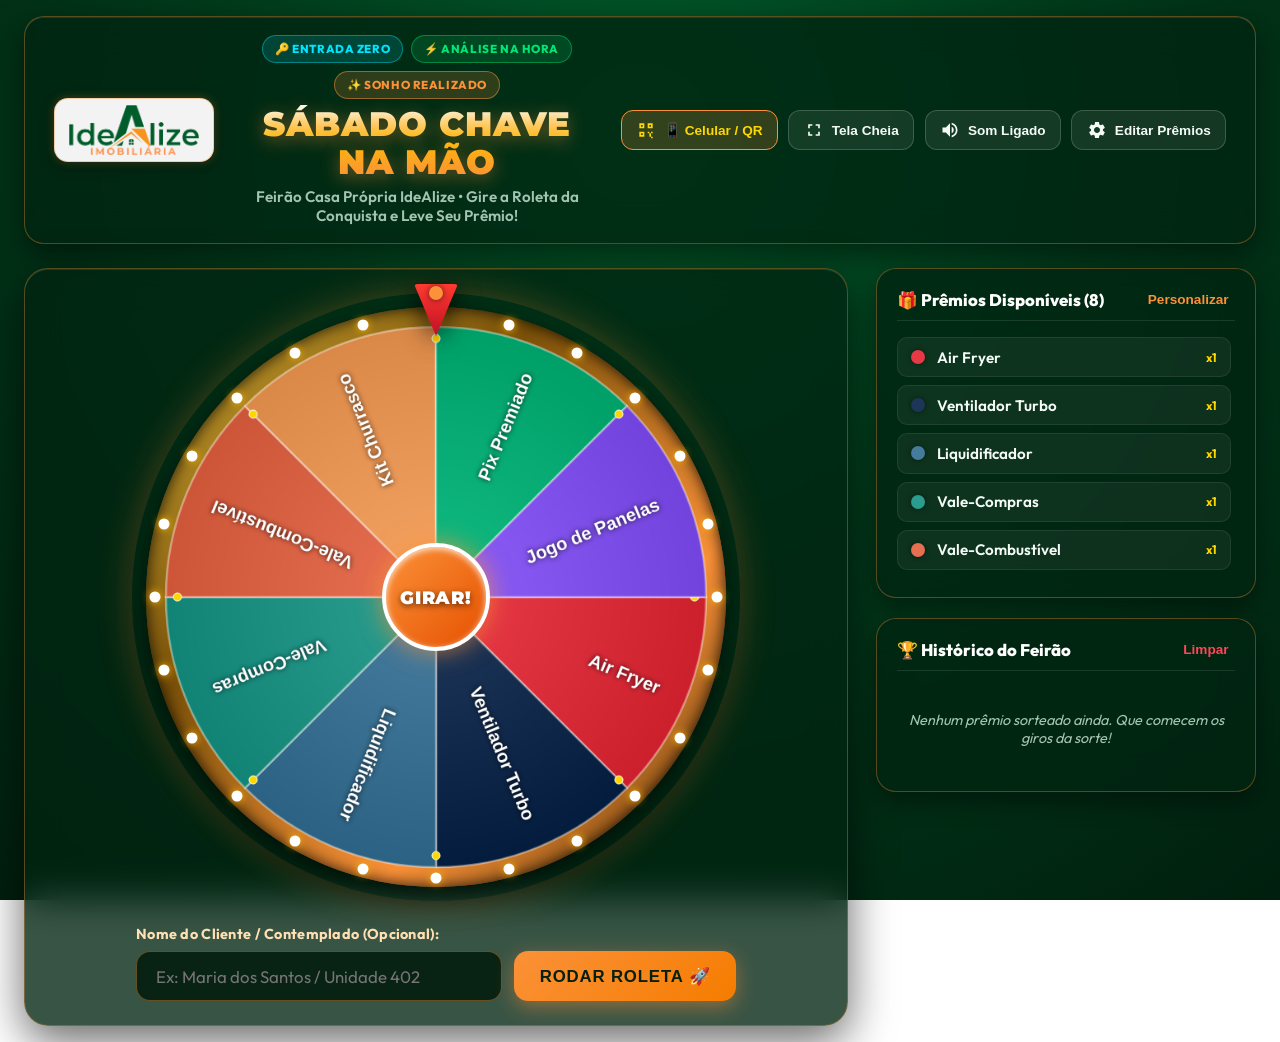
<file: index.html>
<!DOCTYPE html>
<html lang="pt-BR">
<head>
  <meta charset="UTF-8">
  <meta name="viewport" content="width=device-width, initial-scale=1.0">
  <title>Roleta Premiada - Sábado Sonho Real</title>
  <link rel="stylesheet" href="style.css?v=5">
  <link rel="preconnect" href="https://fonts.googleapis.com">
  <link rel="preconnect" href="https://fonts.gstatic.com" crossorigin>
  <link href="https://fonts.googleapis.com/css2?family=Montserrat:wght@400;600;700;800;900&family=Outfit:wght@400;600;700;900&display=swap" rel="stylesheet">
</head>
<body>
  <!-- Canvas para confetes em tela cheia -->
  <canvas id="confetti-canvas"></canvas>

  <div class="app-container">
    <!-- Barra Superior / Header do Evento -->
    <header class="event-header">
      <div class="header-brand">
        <img src="assets/logo_idealize.png" alt="IdeAlize Imobiliária" class="brand-logo">
      </div>

      <div class="event-title-container">
        <div class="header-badges">
          <span class="badge highlight">🔑 ENTRADA ZERO</span>
          <span class="badge success">⚡ ANÁLISE NA HORA</span>
          <span class="badge gold">✨ SONHO REALIZADO</span>
        </div>
        <h1 id="event-title" contenteditable="true" title="Clique para editar o título">SÁBADO CHAVE NA MÃO</h1>
        <p id="event-subtitle" contenteditable="true" title="Clique para editar o subtítulo">Feirão Casa Própria IdeAlize • Gire a Roleta da Conquista e Leve Seu Prêmio!</p>
      </div>

      <div class="header-actions">
        <button id="btn-open-qr" class="btn-icon highlight-btn" title="Controle pelo Celular (QR Code)" onclick="openQrModal()">
          <svg viewBox="0 0 24 24" width="20" height="20" fill="currentColor">
            <path d="M4 4h6v6H4V4zm2 2v2h2V6H6zm8-2h6v6h-6V4zm2 2v2h2V6h-2zM4 14h6v6H4v-6zm2 2v2h2v-2H6zm10 0h2v2h-2v-2zm-2-2h2v2h-2v-2zm4 0h2v2h-2v-2zm-2 4h2v2h-2v-2zm2 2h2v2h-2v-2zM14 6h2v2h-2V6zm-8 8h2v2H6v-2z"/>
          </svg>
          <span>📱 Celular / QR</span>
        </button>
        <button id="btn-fullscreen" class="btn-icon" title="Tela Cheia (Ideal para TVs)">
          <svg viewBox="0 0 24 24" width="20" height="20" fill="currentColor">
            <path d="M7 14H5v5h5v-2H7v-3zm-2-4h2V7h3V5H5v5zm12 7h-3v2h5v-5h-2v3zM14 5v2h3v3h2V5h-5z"/>
          </svg>
          <span>Tela Cheia</span>
        </button>
        <button id="btn-sound-toggle" class="btn-icon" title="Ativar/Desativar Som">
          <svg id="sound-icon-on" viewBox="0 0 24 24" width="20" height="20" fill="currentColor">
            <path d="M3 9v6h4l5 5V4L7 9H3zm13.5 3c0-1.77-1.02-3.29-2.5-4.03v8.05c1.48-.73 2.5-2.25 2.5-4.02zM14 3.23v2.06c2.89.86 5 3.54 5 6.71s-2.11 5.85-5 6.71v2.06c4.01-.91 7-4.49 7-8.77s-2.99-7.86-7-8.77z"/>
          </svg>
          <span id="sound-status">Som Ligado</span>
        </button>
        <button id="btn-open-settings" class="btn-icon" title="Gerenciar Prêmios">
          <svg viewBox="0 0 24 24" width="20" height="20" fill="currentColor">
            <path d="M19.14 12.94c.04-.3.06-.61.06-.94 0-.32-.02-.64-.07-.94l2.03-1.58c.18-.14.23-.41.12-.61l-1.92-3.32c-.12-.22-.37-.29-.59-.22l-2.39.96c-.5-.38-1.03-.7-1.62-.94l-.36-2.54c-.04-.24-.24-.41-.48-.41h-3.84c-.24 0-.43.17-.47.41l-.36 2.54c-.59.24-1.13.57-1.62.94l-2.39-.96c-.22-.08-.47 0-.59.22L2.74 8.87c-.12.21-.08.47.12.61l2.03 1.58c-.05.3-.09.63-.09.94s.02.64.07.94l-2.03 1.58c-.18.14-.23.41-.12.61l1.92 3.32c.12.22.37.29.59.22l2.39-.96c.5.38 1.03.7 1.62.94l.36 2.54c.05.24.24.41.48.41h3.84c.24 0 .44-.17.47-.41l.36-2.54c.59-.24 1.13-.56 1.62-.94l2.39.96c.22.08.47 0 .59-.22l1.92-3.32c.12-.22.07-.47-.12-.61l-2.01-1.58zM12 15.6c-1.98 0-3.6-1.62-3.6-3.6s1.62-3.6 3.6-3.6 3.6 1.62 3.6 3.6-1.62 3.6-3.6 3.6z"/>
          </svg>
          <span>Editar Prêmios</span>
        </button>
      </div>
    </header>

    <!-- Área Principal de Sorteio -->
    <main class="main-content">
      <div class="wheel-stage">
        <!-- Indicador/Ponteiro Superior -->
        <div class="pointer-wrapper">
          <div class="wheel-pointer"></div>
        </div>

        <!-- Container da Roleta -->
        <div class="wheel-outer-glow">
          <div class="wheel-bezel">
            <!-- Luzinhas em volta da borda -->
            <div id="lights-ring" class="lights-ring"></div>
            <canvas id="wheel-canvas" width="680" height="680"></canvas>
            <button id="btn-spin-center" class="center-spin-button" aria-label="Girar Roleta">
              <span class="spin-text">GIRAR!</span>
            </button>
          </div>
        </div>

        <!-- Controles rápidos do cliente / giro -->
        <div class="spin-controls">
          <div class="client-input-card">
            <label for="client-name">Nome do Cliente / Contemplado (Opcional):</label>
            <div class="input-with-button">
              <input type="text" id="client-name" placeholder="Ex: Maria dos Santos / Unidade 402" autocomplete="off">
              <button id="btn-spin-action" class="btn-primary-action">
                <span class="btn-glow"></span>
                <span class="btn-label">RODAR ROLETA 🚀</span>
              </button>
            </div>
          </div>
        </div>
      </div>

      <!-- Barra Lateral: Histórico de Ganhadores e Prêmios Ativos -->
      <aside class="sidebar-panel">
        <div class="panel-section">
          <div class="section-header">
            <h3>🎁 Prêmios Disponíveis (<span id="prizes-count">0</span>)</h3>
            <button id="btn-quick-manage" class="btn-text">Personalizar</button>
          </div>
          <ul id="prizes-list-preview" class="prizes-preview-list">
            <!-- Injetado dinamicamente -->
          </ul>
        </div>

        <div class="panel-section history-section">
          <div class="section-header">
            <h3>🏆 Histórico do Feirão</h3>
            <button id="btn-clear-history" class="btn-text danger" title="Limpar histórico">Limpar</button>
          </div>
          <div id="history-empty" class="history-empty">
            Nenhum prêmio sorteado ainda. Que comecem os giros da sorte!
          </div>
          <ul id="history-list" class="history-list">
            <!-- Injetado dinamicamente -->
          </ul>
          <button id="btn-export-history" class="btn-secondary" style="display: none;">
            📥 Baixar Relatório (CSV)
          </button>
        </div>
      </aside>
    </main>

    <!-- Modal de Vitória (Dialog) -->
    <dialog id="winner-modal" class="custom-dialog">
      <div class="modal-content winner-card">
        <div class="winner-shine"></div>
        <div class="winner-icon-burst">🎉</div>
        <span class="winner-tag">PARABÉNS! VOCÊ FOI PREMIADO!</span>
        <h2 id="winner-client-display" class="winner-client">Novo Morador!</h2>
        <div class="prize-trophy-box">
          <div class="prize-category-label">PRÊMIO GANHO:</div>
          <div id="winner-prize-name" class="winner-prize">Air Fryer Digital</div>
        </div>
        <p class="winner-message">O sonho da casa própria agora está completo com esse presentaço!</p>
        <div class="modal-actions">
          <button id="btn-close-winner" class="btn-primary-action">CONTINUAR FESTA 👏</button>
        </div>
      </div>
    </dialog>

    <!-- Modal de Configurações / Edição de Prêmios -->
    <dialog id="settings-modal" class="custom-dialog">
      <div class="modal-content settings-card">
        <div class="modal-header">
          <h2>⚙️ Gerenciador de Prêmios & Roleta</h2>
          <button id="btn-close-settings" class="btn-close">&times;</button>
        </div>

        <div class="settings-body">
          <div class="setting-group">
            <label class="setting-title">Sugestões de Título para o Evento:</label>
            <div class="event-presets">
              <button class="preset-btn" data-title="SÁBADO CHAVE NA MÃO" data-sub="Feirão Casa Própria • Zero Entrada & Análise Imediata">Sábado Chave na Mão</button>
              <button class="preset-btn" data-title="GIRO DO SONHO REAL" data-sub="Análise na Hora • Entrada Zero • Seu Novo Lar com Prêmios!">Giro do Sonho Real</button>
              <button class="preset-btn" data-title="MEGA FEIRÃO ZERO ENTRADA" data-sub="Muitos Sonhos Realizados • Gire e Ganhe Prêmios para Casa Nova">Mega Feirão Zero Entrada</button>
              <button class="preset-btn" data-title="SÁBADO DA CONQUISTA" data-sub="Aprovação na Hora & Prêmios Exclusivos da Casa Própria">Sábado da Conquista</button>
            </div>
          </div>

          <div class="setting-group">
            <div class="section-flex-title">
              <label class="setting-title">Itens da Roleta:</label>
              <button id="btn-add-prize" class="btn-secondary small">+ Novo Prêmio</button>
            </div>
            <div class="table-container">
              <table id="prizes-table" class="prizes-table">
                <thead>
                  <tr>
                    <th>Cor</th>
                    <th>Nome do Prêmio</th>
                    <th>Peso/Chance</th>
                    <th>Remover se Sair?</th>
                    <th>Ações</th>
                  </tr>
                </thead>
                <tbody id="prizes-table-body">
                  <!-- Gerado via JS -->
                </tbody>
              </table>
            </div>
          </div>

          <div class="setting-group">
            <label class="checkbox-option">
              <input type="checkbox" id="setting-auto-remove">
              <span>Remover automaticamente prêmios sorteados da roleta</span>
            </label>
          </div>
        </div>

        <div class="modal-footer">
          <button id="btn-reset-default-prizes" class="btn-secondary">Restaurar Padrão do Feirão</button>
          <button id="btn-save-settings" class="btn-primary-action">Salvar e Atualizar Roleta</button>
        </div>
      </div>
    </dialog>

    <!-- Modal do QR Code para Controle Remoto no Celular (Overlay Garantido) -->
    <div id="qr-modal" class="modal-overlay" onclick="if(event.target === this) closeQrModal()">
      <div class="modal-content qr-card">
        <div class="modal-header">
          <h2>📱 Controle a Roleta pelo Celular</h2>
          <button type="button" id="btn-close-qr" class="btn-close" onclick="closeQrModal()">&times;</button>
        </div>
        <div class="qr-body">
          <p class="qr-instructions">Aponte a câmera do seu smartphone para o QR Code abaixo para abrir o controle e disparar o giro direto do celular!</p>
          <div id="qrcode-container" class="qrcode-wrapper"></div>
          <div class="qr-info-pills">
            <span class="qr-room-tag">SALA: <strong id="qr-room-code">...</strong></span>
            <span id="qr-status-tag" class="qr-status-tag">🟡 Aguardando Celular...</span>
          </div>
          <div class="qr-link-copy">
            <input type="text" id="qr-direct-link" readonly>
            <button type="button" id="btn-copy-qr-link" class="btn-secondary small" onclick="copyQrLink()">Copiar Link</button>
          </div>
        </div>
      </div>
    </div>
  </div>

  <script src="assets/qrcode.min.js"></script>
  <script src="assets/paho-mqtt.min.js"></script>
  <script src="app.js?v=5"></script>
</body>
</html>
</file>
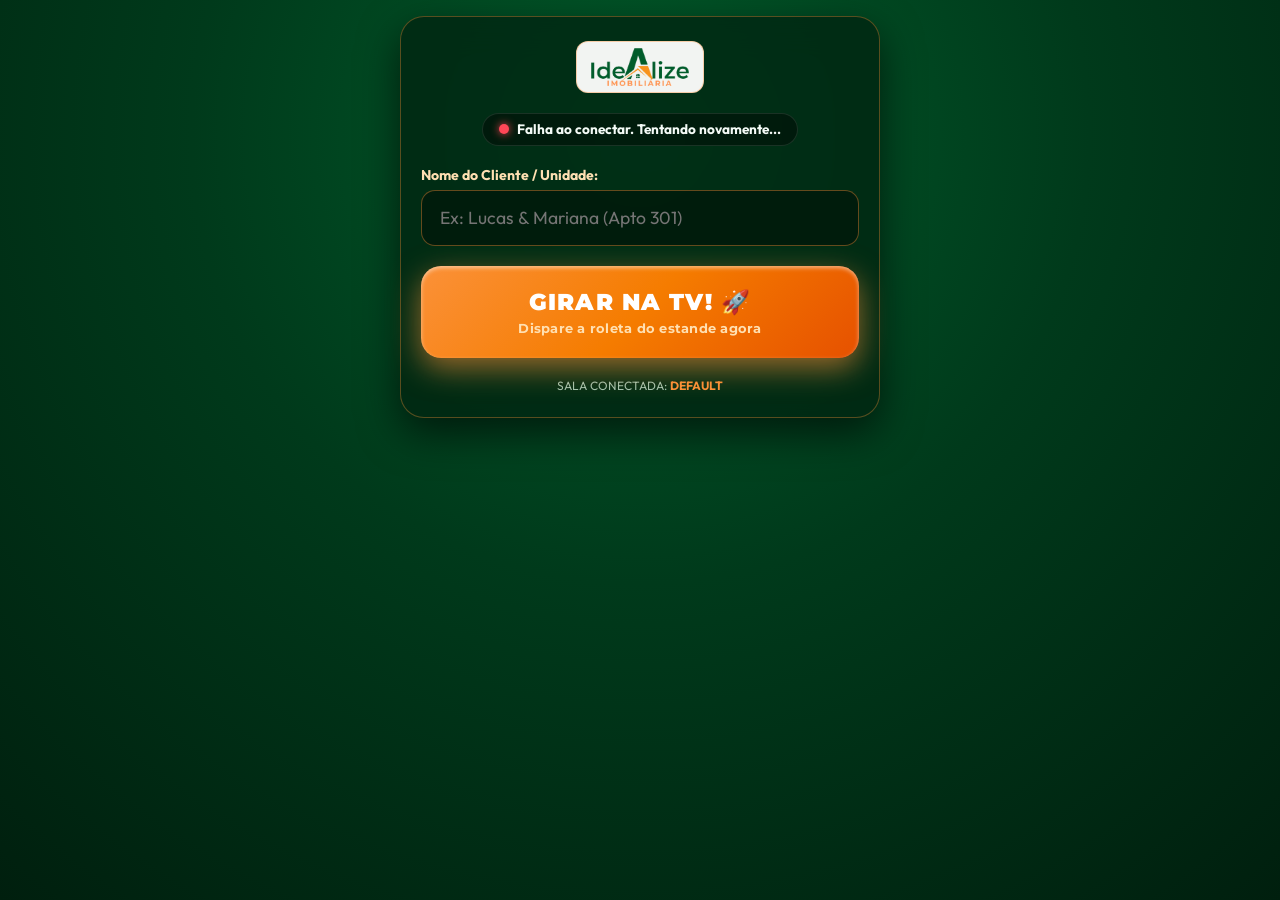
<file: remote.html>
<!DOCTYPE html>
<html lang="pt-BR">
<head>
  <meta charset="UTF-8">
  <meta name="viewport" content="width=device-width, initial-scale=1.0, maximum-scale=1.0, user-scalable=no">
  <title>Controle Remoto - Roleta IdeAlize</title>
  <link rel="preconnect" href="https://fonts.googleapis.com">
  <link rel="preconnect" href="https://fonts.gstatic.com" crossorigin>
  <link href="https://fonts.googleapis.com/css2?family=Montserrat:wght@600;700;800;900&family=Outfit:wght@400;600;700;800&display=swap" rel="stylesheet">
  <link rel="stylesheet" href="style.css">
  <style>
    body {
      padding: 1rem;
      display: flex;
      flex-direction: column;
      align-items: center;
      justify-content: flex-start;
      min-height: 100vh;
      touch-action: manipulation;
    }
    .remote-card {
      width: 100%;
      max-width: 480px;
      background: var(--card-bg);
      border: 1.5px solid var(--card-border);
      border-radius: 24px;
      padding: 1.5rem 1.25rem;
      backdrop-filter: blur(18px);
      box-shadow: 0 15px 40px rgba(0, 0, 0, 0.6);
      display: flex;
      flex-direction: column;
      align-items: center;
      gap: 1.25rem;
      text-align: center;
    }
    .remote-logo {
      height: 52px;
      background: rgba(255, 255, 255, 0.95);
      padding: 6px 14px;
      border-radius: 12px;
      border: 1px solid rgba(251, 145, 56, 0.4);
    }
    .status-pill {
      display: inline-flex;
      align-items: center;
      gap: 0.5rem;
      font-size: 0.85rem;
      font-weight: 700;
      padding: 0.4rem 1rem;
      border-radius: 999px;
      background: rgba(0, 0, 0, 0.4);
      border: 1px solid rgba(255, 255, 255, 0.1);
    }
    .status-dot {
      width: 10px;
      height: 10px;
      border-radius: 50%;
      background: #ff4757;
      box-shadow: 0 0 8px #ff4757;
    }
    .status-dot.connected {
      background: #00e676;
      box-shadow: 0 0 8px #00e676;
    }
    .remote-input-group {
      width: 100%;
      text-align: left;
    }
    .remote-input-group label {
      display: block;
      font-size: 0.88rem;
      font-weight: 700;
      color: var(--gold-text);
      margin-bottom: 0.4rem;
    }
    .remote-input {
      width: 100%;
      background: rgba(0, 26, 12, 0.85);
      border: 1.5px solid rgba(251, 145, 56, 0.4);
      border-radius: 14px;
      padding: 0.95rem 1.1rem;
      font-size: 1.1rem;
      color: #fff;
      font-family: inherit;
      outline: none;
    }
    .remote-input:focus {
      border-color: var(--brand-orange);
      box-shadow: 0 0 16px rgba(251, 145, 56, 0.4);
    }
    /* Grande botão tátil de giro */
    .btn-giant-spin {
      width: 100%;
      padding: 1.4rem 1rem;
      border-radius: 20px;
      border: none;
      background: linear-gradient(135deg, #fb9138 0%, #f57c00 50%, #e65100 100%);
      color: #fff;
      font-family: 'Montserrat', sans-serif;
      font-size: 1.45rem;
      font-weight: 900;
      letter-spacing: 0.05em;
      cursor: pointer;
      box-shadow: 0 10px 30px rgba(251, 145, 56, 0.6), inset 0 2px 4px rgba(255, 255, 255, 0.5);
      display: flex;
      flex-direction: column;
      align-items: center;
      gap: 0.3rem;
      transition: all 0.15s ease;
      position: relative;
      overflow: hidden;
    }
    .btn-giant-spin:active:not(:disabled) {
      transform: scale(0.96);
      box-shadow: 0 5px 15px rgba(251, 145, 56, 0.4);
    }
    .btn-giant-spin:disabled {
      opacity: 0.6;
      filter: grayscale(0.5);
      cursor: not-allowed;
    }
    .btn-subtitle {
      font-size: 0.8rem;
      font-weight: 700;
      color: #ffe0b2;
      letter-spacing: 0.02em;
    }
    /* Card de Vitória no Celular */
    .mobile-winner-card {
      display: none;
      width: 100%;
      background: linear-gradient(135deg, rgba(251, 145, 56, 0.2) 0%, rgba(0, 91, 42, 0.3) 100%);
      border: 2px dashed var(--brand-orange);
      border-radius: 18px;
      padding: 1.25rem;
      animation: bounce 0.5s ease;
    }
    .mobile-winner-card.show {
      display: block;
    }
    .room-badge {
      font-size: 0.75rem;
      color: var(--text-muted);
    }
  </style>
</head>
<body>
  <canvas id="confetti-canvas"></canvas>

  <div class="remote-card">
    <img src="assets/logo_idealize.png" alt="IdeAlize Imobiliária" class="remote-logo">

    <div class="status-pill">
      <span id="status-dot" class="status-dot"></span>
      <span id="status-text">Conectando à TV...</span>
    </div>

    <div class="remote-input-group">
      <label for="client-name">Nome do Cliente / Unidade:</label>
      <input type="text" id="client-name" class="remote-input" placeholder="Ex: Lucas & Mariana (Apto 301)" autocomplete="off">
    </div>

    <button id="btn-remote-spin" class="btn-giant-spin">
      <span>GIRAR NA TV! 🚀</span>
      <span class="btn-subtitle">Dispare a roleta do estande agora</span>
    </button>

    <div id="mobile-winner-box" class="mobile-winner-card">
      <div style="font-size: 2.2rem; margin-bottom: 0.4rem;">🎉</div>
      <div style="font-size: 0.85rem; font-weight: 800; color: #ffd700;">CONTEMPLADO NA TV:</div>
      <div id="winner-client-txt" style="font-size: 1.15rem; font-weight: 700; color: #fff; margin: 0.2rem 0;">Cliente VIP</div>
      <div id="winner-prize-txt" style="font-size: 1.6rem; font-weight: 900; color: #fb9138;">Air Fryer Digital</div>
      <p style="font-size: 0.85rem; color: #cbd5e1; margin-top: 0.4rem;">Parabéns pelo novo lar!</p>
    </div>

    <div class="room-badge">
      SALA CONECTADA: <strong id="room-code-display" style="color: var(--brand-orange);">...</strong>
    </div>
  </div>

  <script src="assets/paho-mqtt.min.js"></script>
  <script>
    // Recuperar código da sala da URL (?room=XXXX)
    const urlParams = new URLSearchParams(window.location.search);
    const roomCode = (urlParams.get('room') || 'default').toUpperCase();
    document.getElementById('room-code-display').textContent = roomCode;

    const topic = `idealize/roleta/${roomCode}`;
    const statusDot = document.getElementById('status-dot');
    const statusText = document.getElementById('status-text');
    const btnSpin = document.getElementById('btn-remote-spin');
    const clientInput = document.getElementById('client-name');
    const winnerBox = document.getElementById('mobile-winner-box');
    const winnerClient = document.getElementById('winner-client-txt');
    const winnerPrize = document.getElementById('winner-prize-txt');

    let client = null;
    let isConnected = false;

    function connectMQTT() {
      const clientId = `remote_${roomCode}_${Math.random().toString(16).substr(2, 6)}`;
      client = new Paho.MQTT.Client('broker.emqx.io', 8084, '/mqtt', clientId);

      client.onConnectionLost = (responseObject) => {
        isConnected = false;
        statusDot.classList.remove('connected');
        statusText.textContent = 'Reconectando à TV...';
        btnSpin.disabled = true;
        setTimeout(connectMQTT, 2500);
      };

      client.onMessageArrived = (message) => {
        try {
          const data = JSON.parse(message.payloadString);
          if (data.action === 'spinning') {
            btnSpin.disabled = true;
            btnSpin.querySelector('span:first-child').textContent = 'GIRANDO NA TV... ⏳';
            if (navigator.vibrate) navigator.vibrate(80);
          } else if (data.action === 'winner') {
            btnSpin.disabled = false;
            btnSpin.querySelector('span:first-child').textContent = 'GIRAR NOVAMENTE 🚀';
            winnerClient.textContent = data.clientName || 'Novo Morador';
            winnerPrize.textContent = data.prize;
            winnerBox.classList.add('show');
            if (navigator.vibrate) navigator.vibrate([200, 100, 200, 100, 400]);
          }
        } catch (e) {
          console.error(e);
        }
      };

      const options = {
        useSSL: true,
        timeout: 5,
        onSuccess: () => {
          isConnected = true;
          statusDot.classList.add('connected');
          statusText.textContent = '🟢 Conectado à TV!';
          btnSpin.disabled = false;
          client.subscribe(topic);

          // Enviar aviso de que o celular conectou
          const msg = new Paho.MQTT.Message(JSON.stringify({ action: 'phone_connected' }));
          msg.destinationName = topic;
          client.send(msg);
        },
        onFailure: (err) => {
          statusText.textContent = 'Falha ao conectar. Tentando novamente...';
          setTimeout(connectMQTT, 3000);
        }
      };

      client.connect(options);
    }

    btnSpin.addEventListener('click', () => {
      if (!isConnected) {
        alert('Aguardando conexão com a TV...');
        return;
      }

      const clientName = clientInput.value.trim() || 'Cliente VIP';
      const payload = JSON.stringify({
        action: 'spin_request',
        clientName: clientName,
        timestamp: Date.now()
      });

      const message = new Paho.MQTT.Message(payload);
      message.destinationName = topic;
      client.send(message);

      btnSpin.disabled = true;
      btnSpin.querySelector('span:first-child').textContent = 'DISPARANDO GIRO... 🎯';
      if (navigator.vibrate) navigator.vibrate(100);
    });

    connectMQTT();
  </script>
</body>
</html>
</file>
<file: style.css>
:root {
  /* Cores Extraídas da Logo da IdeAlize Imobiliária */
  --brand-green: #005b2a;
  --brand-green-dark: #002e15;
  --brand-green-deep: #001f0e;
  --brand-green-light: #00873e;
  --brand-orange: #fb9138;
  --brand-orange-dark: #e6761c;
  
  --bg-gradient: radial-gradient(circle at 50% 15%, #005b2a 0%, #003a1b 45%, #001f0e 100%);
  --gold-primary: #fb9138;
  --gold-gradient: linear-gradient(135deg, #fb9138 0%, #ffb703 100%);
  --gold-text: #ffe0b2;
  --accent-cyan: #00e5ff;
  
  --card-bg: rgba(0, 36, 17, 0.78);
  --card-border: rgba(251, 145, 56, 0.35);
  --text-main: #f4fbf7;
  --text-muted: #a3c4b1;
  --danger-color: #ff4757;
  --success-color: #00e676;
  --shadow-glow: 0 0 35px rgba(251, 145, 56, 0.3);
}

* {
  box-sizing: border-box;
  margin: 0;
  padding: 0;
}

body {
  font-family: 'Outfit', 'Montserrat', -apple-system, BlinkMacSystemFont, sans-serif;
  background: var(--bg-gradient);
  background-attachment: fixed;
  color: var(--text-main);
  min-height: 100vh;
  overflow-x: hidden;
  position: relative;
}

/* Canvas de Confetes cobrindo tela */
#confetti-canvas {
  position: fixed;
  top: 0;
  left: 0;
  width: 100vw;
  height: 100vh;
  pointer-events: none;
  z-index: 9999;
}

.app-container {
  display: flex;
  flex-direction: column;
  min-height: 100vh;
  max-width: 1440px;
  margin: 0 auto;
  padding: 1rem 1.5rem;
}

/* Header */
.event-header {
  display: flex;
  flex-wrap: wrap;
  align-items: center;
  justify-content: space-between;
  gap: 1.25rem;
  padding: 1.1rem 1.8rem;
  background: var(--card-bg);
  border: 1.5px solid var(--card-border);
  border-radius: 20px;
  backdrop-filter: blur(18px);
  box-shadow: 0 10px 30px rgba(0, 0, 0, 0.5), inset 0 1px 0 rgba(255, 255, 255, 0.1);
  margin-bottom: 1.5rem;
}

/* Container da Logo com suporte a contraste perfeito */
.header-brand {
  display: flex;
  align-items: center;
}

.brand-logo {
  height: 64px;
  width: auto;
  object-fit: contain;
  background: rgba(255, 255, 255, 0.95);
  padding: 6px 14px;
  border-radius: 14px;
  box-shadow: 0 4px 15px rgba(0, 0, 0, 0.3), 0 0 10px rgba(251, 145, 56, 0.3);
  border: 1px solid rgba(251, 145, 56, 0.4);
  transition: transform 0.2s ease;
}

.brand-logo:hover {
  transform: scale(1.03);
}

.event-title-container {
  text-align: center;
  flex: 1;
  min-width: 280px;
  display: flex;
  flex-direction: column;
  align-items: center;
  gap: 0.35rem;
}

.header-badges {
  display: flex;
  flex-wrap: wrap;
  justify-content: center;
  gap: 0.5rem;
}

.badge {
  font-size: 0.72rem;
  font-weight: 800;
  text-transform: uppercase;
  letter-spacing: 0.05em;
  padding: 0.35rem 0.75rem;
  border-radius: 999px;
  display: inline-flex;
  align-items: center;
}

.badge.highlight {
  background: rgba(0, 229, 255, 0.15);
  color: #00e5ff;
  border: 1px solid rgba(0, 229, 255, 0.4);
}

.badge.success {
  background: rgba(0, 230, 118, 0.15);
  color: #00e676;
  border: 1px solid rgba(0, 230, 118, 0.4);
}

.badge.gold {
  background: rgba(251, 145, 56, 0.18);
  color: #fb9138;
  border: 1px solid rgba(251, 145, 56, 0.5);
}

.event-title-container h1 {
  font-family: 'Montserrat', sans-serif;
  font-size: 2.1rem;
  font-weight: 900;
  letter-spacing: 0.03em;
  background: linear-gradient(180deg, #ffffff 0%, #ffc107 45%, #fb9138 100%);
  -webkit-background-clip: text;
  -webkit-text-fill-color: transparent;
  text-shadow: 0 4px 18px rgba(251, 145, 56, 0.45);
  cursor: text;
  outline: none;
  line-height: 1.15;
}

.event-title-container p {
  color: var(--text-muted);
  font-size: 0.95rem;
  font-weight: 600;
  cursor: text;
  outline: none;
}

.header-actions {
  display: flex;
  gap: 0.65rem;
}

.btn-icon {
  background: rgba(255, 255, 255, 0.08);
  border: 1px solid rgba(255, 255, 255, 0.18);
  color: var(--text-main);
  padding: 0.55rem 0.9rem;
  border-radius: 12px;
  cursor: pointer;
  display: inline-flex;
  align-items: center;
  gap: 0.5rem;
  font-weight: 600;
  font-size: 0.85rem;
  transition: all 0.2s ease;
}

.btn-icon:hover {
  background: rgba(251, 145, 56, 0.2);
  border-color: rgba(251, 145, 56, 0.6);
  color: var(--brand-orange);
  transform: translateY(-2px);
}

.btn-icon.highlight-btn {
  background: rgba(251, 145, 56, 0.2);
  border-color: var(--brand-orange);
  color: #ffd700;
  font-weight: 800;
}

.btn-icon.highlight-btn:hover {
  background: var(--brand-orange);
  color: #052010;
}

/* Modal Overlay Garantido (Zero Falhas) */
.modal-overlay {
  display: none;
  position: fixed;
  top: 0;
  left: 0;
  width: 100vw;
  height: 100vh;
  background: rgba(0, 15, 7, 0.88);
  backdrop-filter: blur(10px);
  -webkit-backdrop-filter: blur(10px);
  z-index: 999999;
  align-items: center;
  justify-content: center;
  padding: 1rem;
}

.modal-overlay.active {
  display: flex !important;
}

/* Modal de QR Code */
.qr-card {
  text-align: center;
  max-width: 440px;
  width: 90vw;
  max-height: 88vh;
  overflow-y: auto;
  padding: 1.6rem;
  margin: auto;
  background: #002b14;
  border: 2px solid var(--brand-orange);
  border-radius: 24px;
  box-shadow: 0 20px 60px rgba(0, 0, 0, 0.8), var(--shadow-glow);
  animation: zoomModal 0.2s ease-out;
}

@keyframes zoomModal {
  from {
    transform: scale(0.92);
    opacity: 0;
  }
  to {
    transform: scale(1);
    opacity: 1;
  }
}

.qr-instructions {
  font-size: 0.88rem;
  color: var(--text-muted);
  margin-bottom: 0.8rem;
  line-height: 1.35;
}

.qrcode-wrapper {
  background: #ffffff;
  padding: 10px;
  border-radius: 14px;
  display: inline-block;
  margin: 0 auto 0.8rem auto;
  box-shadow: 0 8px 25px rgba(0, 0, 0, 0.5), 0 0 15px rgba(251, 145, 56, 0.3);
}

.qrcode-wrapper img, .qrcode-wrapper canvas {
  display: block;
  margin: 0 auto;
}

.qr-info-pills {
  display: flex;
  flex-wrap: wrap;
  justify-content: center;
  gap: 0.5rem;
  margin-bottom: 0.75rem;
}

.qr-room-tag {
  background: rgba(255, 255, 255, 0.08);
  border: 1px solid rgba(255, 255, 255, 0.2);
  padding: 0.35rem 0.75rem;
  border-radius: 999px;
  font-size: 0.82rem;
}

.qr-status-tag {
  background: rgba(251, 145, 56, 0.15);
  border: 1px solid var(--brand-orange);
  color: var(--brand-orange);
  padding: 0.35rem 0.75rem;
  border-radius: 999px;
  font-size: 0.82rem;
  font-weight: 700;
}

.qr-status-tag.connected {
  background: rgba(0, 230, 118, 0.15);
  border-color: #00e676;
  color: #00e676;
}

.qr-link-copy {
  display: flex;
  gap: 0.5rem;
  align-items: center;
}

.qr-link-copy input {
  flex: 1;
  background: rgba(0, 0, 0, 0.4);
  border: 1px solid rgba(255, 255, 255, 0.2);
  padding: 0.5rem 0.8rem;
  border-radius: 8px;
  color: #fff;
  font-size: 0.82rem;
  outline: none;
}

/* Área Principal */
.main-content {
  display: grid;
  grid-template-columns: 1fr 380px;
  gap: 1.75rem;
  align-items: start;
}

@media (max-width: 1080px) {
  .main-content {
    grid-template-columns: 1fr;
  }
}

/* Palco da Roleta */
.wheel-stage {
  display: flex;
  flex-direction: column;
  align-items: center;
  position: relative;
  padding: 1.5rem;
  background: var(--card-bg);
  border: 1.5px solid var(--card-border);
  border-radius: 24px;
  backdrop-filter: blur(18px);
  box-shadow: 0 15px 45px rgba(0, 0, 0, 0.6), inset 0 1px 0 rgba(255, 255, 255, 0.1);
}

/* Ponteiro / Marcador Superior */
.pointer-wrapper {
  position: absolute;
  top: 15px;
  left: 50%;
  transform: translateX(-50%);
  z-index: 50;
  filter: drop-shadow(0 6px 12px rgba(0, 0, 0, 0.8));
}

.wheel-pointer {
  width: 44px;
  height: 52px;
  background: linear-gradient(180deg, #ff3b30 0%, #c01025 100%);
  clip-path: polygon(50% 100%, 0% 0%, 100% 0%);
  border-radius: 4px 4px 0 0;
  transform-origin: top center;
  transition: transform 0.08s cubic-bezier(0.1, 0.7, 1.0, 0.1);
}

.wheel-pointer::before {
  content: '';
  position: absolute;
  top: 2px;
  left: 50%;
  transform: translateX(-50%);
  width: 14px;
  height: 14px;
  background: #fb9138;
  border-radius: 50%;
  box-shadow: 0 0 6px rgba(0,0,0,0.6);
}

.wheel-pointer.kick {
  transform: rotate(-18deg);
}

/* Aro da Roleta e Brilho */
.wheel-outer-glow {
  position: relative;
  padding: 14px;
  border-radius: 50%;
  background: radial-gradient(circle, rgba(251, 145, 56, 0.25) 0%, rgba(0, 91, 42, 0.1) 70%, transparent 100%);
  box-shadow: var(--shadow-glow);
}

.wheel-bezel {
  position: relative;
  width: min(580px, 80vw);
  height: min(580px, 80vw);
  border-radius: 50%;
  background: linear-gradient(135deg, #d4af37 0%, #7c5208 35%, #fb9138 70%, #4a2f02 100%);
  box-shadow: inset 0 0 16px rgba(0,0,0,0.85), 0 10px 30px rgba(0,0,0,0.7);
  display: flex;
  align-items: center;
  justify-content: center;
  padding: 10px;
}

/* Luzes na borda da roleta */
.lights-ring {
  position: absolute;
  width: 100%;
  height: 100%;
  border-radius: 50%;
  pointer-events: none;
}

.light-bulb {
  position: absolute;
  width: 11px;
  height: 11px;
  border-radius: 50%;
  background: #fff;
  box-shadow: 0 0 8px #ffb703;
  transform: translate(-50%, -50%);
  transition: background 0.3s, box-shadow 0.3s;
}

.light-bulb.active-glow {
  background: #00e676;
  box-shadow: 0 0 14px #00e676, 0 0 22px #00e5ff;
}

/* Canvas da Roleta */
#wheel-canvas {
  width: 100%;
  height: 100%;
  border-radius: 50%;
  display: block;
}

/* Botão Central de Girar */
.center-spin-button {
  position: absolute;
  top: 50%;
  left: 50%;
  transform: translate(-50%, -50%);
  width: 108px;
  height: 108px;
  border-radius: 50%;
  border: 4px solid #ffffff;
  background: linear-gradient(135deg, #fb9138 0%, #e65100 100%);
  box-shadow: 0 0 25px rgba(251, 145, 56, 0.7), inset 0 2px 6px rgba(255,255,255,0.8);
  cursor: pointer;
  display: flex;
  align-items: center;
  justify-content: center;
  z-index: 20;
  transition: transform 0.15s ease, filter 0.2s ease;
}

.center-spin-button:hover:not(:disabled) {
  transform: translate(-50%, -50%) scale(1.08);
  filter: brightness(1.15);
}

.center-spin-button:active:not(:disabled) {
  transform: translate(-50%, -50%) scale(0.96);
}

.center-spin-button:disabled {
  opacity: 0.7;
  cursor: not-allowed;
  filter: grayscale(0.5);
}

.spin-text {
  font-family: 'Montserrat', sans-serif;
  font-size: 1.15rem;
  font-weight: 900;
  color: #fff;
  text-shadow: 0 2px 6px rgba(0,0,0,0.6);
  letter-spacing: 0.05em;
}

/* Controles de Entrada do Cliente */
.spin-controls {
  width: 100%;
  max-width: 600px;
  margin-top: 1.5rem;
}

.client-input-card {
  display: flex;
  flex-direction: column;
  gap: 0.5rem;
}

.client-input-card label {
  font-size: 0.9rem;
  font-weight: 700;
  color: var(--gold-text);
  letter-spacing: 0.02em;
}

.input-with-button {
  display: flex;
  gap: 0.75rem;
}

.input-with-button input {
  flex: 1;
  background: rgba(0, 26, 12, 0.85);
  border: 1.5px solid rgba(251, 145, 56, 0.4);
  border-radius: 14px;
  padding: 0.85rem 1.2rem;
  font-size: 1.05rem;
  color: #ffffff;
  outline: none;
  font-family: inherit;
  transition: border-color 0.2s, box-shadow 0.2s;
}

.input-with-button input:focus {
  border-color: var(--brand-orange);
  box-shadow: 0 0 16px rgba(251, 145, 56, 0.4);
}

.btn-primary-action {
  background: linear-gradient(135deg, #fb9138 0%, #f57c00 100%);
  color: #052010;
  border: none;
  border-radius: 14px;
  padding: 0.85rem 1.6rem;
  font-size: 1.05rem;
  font-weight: 900;
  letter-spacing: 0.05em;
  cursor: pointer;
  box-shadow: 0 6px 20px rgba(251, 145, 56, 0.45);
  transition: all 0.2s ease;
  white-space: nowrap;
}

.btn-primary-action:hover:not(:disabled) {
  transform: translateY(-2px);
  box-shadow: 0 8px 25px rgba(251, 145, 56, 0.65);
  filter: brightness(1.1);
}

.btn-primary-action:disabled {
  opacity: 0.6;
  cursor: not-allowed;
  transform: none;
}

/* Barra Lateral */
.sidebar-panel {
  display: flex;
  flex-direction: column;
  gap: 1.25rem;
}

.panel-section {
  background: var(--card-bg);
  border: 1.5px solid var(--card-border);
  border-radius: 20px;
  padding: 1.25rem;
  backdrop-filter: blur(18px);
  box-shadow: 0 10px 25px rgba(0, 0, 0, 0.4);
}

.section-header {
  display: flex;
  justify-content: space-between;
  align-items: center;
  margin-bottom: 1rem;
  border-bottom: 1px solid rgba(255, 255, 255, 0.1);
  padding-bottom: 0.6rem;
}

.section-header h3 {
  font-size: 1.05rem;
  font-weight: 800;
  color: #ffffff;
}

.btn-text {
  background: none;
  border: none;
  color: var(--brand-orange);
  font-size: 0.85rem;
  font-weight: 700;
  cursor: pointer;
  padding: 0.2rem 0.4rem;
}

.btn-text.danger {
  color: var(--danger-color);
}

.btn-text:hover {
  text-decoration: underline;
}

.prizes-preview-list {
  list-style: none;
  display: flex;
  flex-direction: column;
  gap: 0.5rem;
  max-height: 240px;
  overflow-y: auto;
  padding-right: 4px;
}

.prize-pill-item {
  display: flex;
  align-items: center;
  gap: 0.75rem;
  padding: 0.6rem 0.8rem;
  background: rgba(255, 255, 255, 0.05);
  border-radius: 10px;
  border: 1px solid rgba(255, 255, 255, 0.08);
  font-size: 0.95rem;
  font-weight: 600;
}

.prize-color-dot {
  width: 14px;
  height: 14px;
  border-radius: 50%;
  flex-shrink: 0;
  box-shadow: 0 0 5px rgba(0,0,0,0.5);
}

.history-list {
  list-style: none;
  display: flex;
  flex-direction: column;
  gap: 0.6rem;
  max-height: 280px;
  overflow-y: auto;
  padding-right: 4px;
}

.history-item {
  display: flex;
  flex-direction: column;
  padding: 0.7rem 0.9rem;
  background: rgba(255, 255, 255, 0.05);
  border-left: 4px solid var(--brand-orange);
  border-radius: 8px;
  gap: 0.2rem;
  animation: slideIn 0.3s ease;
}

@keyframes slideIn {
  from { opacity: 0; transform: translateX(10px); }
  to { opacity: 1; transform: translateX(0); }
}

.history-top {
  display: flex;
  justify-content: space-between;
  align-items: center;
}

.history-client {
  font-weight: 700;
  color: #fff;
  font-size: 0.95rem;
}

.history-time {
  font-size: 0.75rem;
  color: var(--text-muted);
}

.history-prize {
  color: var(--brand-orange);
  font-weight: 800;
  font-size: 0.95rem;
}

.history-empty {
  font-size: 0.9rem;
  color: var(--text-muted);
  text-align: center;
  padding: 1.5rem 0.5rem;
  font-style: italic;
}

/* Modais / Dialogs */
.custom-dialog {
  border: none;
  background: transparent;
  padding: 0;
  max-width: 90vw;
  margin: auto;
  border-radius: 24px;
  outline: none;
}

.custom-dialog::backdrop {
  background: rgba(0, 22, 10, 0.88);
  backdrop-filter: blur(8px);
}

.modal-content {
  background: #002b14;
  border: 2px solid var(--brand-orange);
  border-radius: 24px;
  padding: 2.2rem;
  color: #fff;
  box-shadow: 0 20px 60px rgba(0, 0, 0, 0.8), var(--shadow-glow);
  position: relative;
  overflow: hidden;
}

/* Modal de Vencedor */
.winner-card {
  text-align: center;
  max-width: 520px;
  display: flex;
  flex-direction: column;
  align-items: center;
  gap: 1rem;
}

.winner-icon-burst {
  font-size: 3.5rem;
  animation: bounce 0.6s infinite alternate cubic-bezier(0.5, 0.05, 1, 0.5);
}

@keyframes bounce {
  from { transform: scale(1); }
  to { transform: scale(1.2); }
}

.winner-tag {
  background: rgba(251, 145, 56, 0.18);
  color: #fb9138;
  font-size: 0.85rem;
  font-weight: 900;
  padding: 0.4rem 1.2rem;
  border-radius: 999px;
  letter-spacing: 0.1em;
  border: 1px solid rgba(251, 145, 56, 0.5);
}

.winner-client {
  font-size: 1.4rem;
  color: #ffffff;
  font-weight: 700;
}

.prize-trophy-box {
  background: linear-gradient(135deg, rgba(251, 145, 56, 0.15) 0%, rgba(0, 91, 42, 0.2) 100%);
  border: 2px dashed rgba(251, 145, 56, 0.6);
  border-radius: 18px;
  padding: 1.4rem 2rem;
  width: 100%;
}

.prize-category-label {
  font-size: 0.8rem;
  font-weight: 700;
  color: var(--text-muted);
  letter-spacing: 0.08em;
  margin-bottom: 0.3rem;
}

.winner-prize {
  font-family: 'Montserrat', sans-serif;
  font-size: 2.2rem;
  font-weight: 900;
  color: #fb9138;
  text-shadow: 0 4px 20px rgba(251, 145, 56, 0.5);
}

.winner-message {
  font-size: 1rem;
  color: #cbd5e1;
}

/* Modal de Configurações */
.settings-card {
  width: 720px;
  max-width: 95vw;
}

.modal-header {
  display: flex;
  justify-content: space-between;
  align-items: center;
  border-bottom: 1px solid rgba(255, 255, 255, 0.1);
  padding-bottom: 1rem;
  margin-bottom: 1.2rem;
}

.modal-header h2 {
  font-size: 1.3rem;
  font-weight: 800;
}

.btn-close {
  background: none;
  border: none;
  color: var(--text-muted);
  font-size: 2rem;
  line-height: 1;
  cursor: pointer;
}

.btn-close:hover {
  color: #fff;
}

.settings-body {
  display: flex;
  flex-direction: column;
  gap: 1.2rem;
  max-height: 60vh;
  overflow-y: auto;
  padding-right: 6px;
}

.setting-title {
  font-size: 0.95rem;
  font-weight: 700;
  color: var(--gold-text);
  margin-bottom: 0.5rem;
  display: block;
}

.event-presets {
  display: grid;
  grid-template-columns: repeat(auto-fit, minmax(200px, 1fr));
  gap: 0.6rem;
}

.preset-btn {
  background: rgba(255, 255, 255, 0.05);
  border: 1px solid rgba(251, 145, 56, 0.25);
  color: #fff;
  padding: 0.6rem;
  border-radius: 10px;
  font-size: 0.85rem;
  font-weight: 600;
  cursor: pointer;
  transition: all 0.2s ease;
  text-align: left;
}

.preset-btn:hover {
  background: rgba(251, 145, 56, 0.18);
  border-color: var(--brand-orange);
  color: var(--brand-orange);
}

.section-flex-title {
  display: flex;
  justify-content: space-between;
  align-items: center;
  margin-bottom: 0.5rem;
}

.table-container {
  overflow-x: auto;
}

.prizes-table {
  width: 100%;
  border-collapse: collapse;
  font-size: 0.9rem;
}

.prizes-table th {
  text-align: left;
  padding: 0.6rem;
  background: rgba(0, 0, 0, 0.35);
  color: var(--text-muted);
  font-weight: 700;
}

.prizes-table td {
  padding: 0.6rem;
  border-bottom: 1px solid rgba(255, 255, 255, 0.06);
}

.prizes-table input[type="text"] {
  width: 100%;
  background: rgba(0, 0, 0, 0.45);
  border: 1px solid rgba(255, 255, 255, 0.15);
  color: #fff;
  padding: 0.4rem 0.6rem;
  border-radius: 6px;
  font-size: 0.9rem;
}

.prizes-table input[type="number"] {
  width: 70px;
  background: rgba(0, 0, 0, 0.45);
  border: 1px solid rgba(255, 255, 255, 0.15);
  color: #fff;
  padding: 0.4rem 0.6rem;
  border-radius: 6px;
  font-size: 0.9rem;
}

.prizes-table input[type="color"] {
  border: none;
  width: 32px;
  height: 32px;
  border-radius: 50%;
  cursor: pointer;
  background: transparent;
}

.btn-table-remove {
  background: rgba(255, 71, 87, 0.2);
  border: 1px solid var(--danger-color);
  color: var(--danger-color);
  padding: 0.3rem 0.6rem;
  border-radius: 6px;
  cursor: pointer;
  font-weight: 700;
}

.btn-table-remove:hover {
  background: var(--danger-color);
  color: #fff;
}

.checkbox-option {
  display: flex;
  align-items: center;
  gap: 0.6rem;
  cursor: pointer;
  font-size: 0.9rem;
}

.checkbox-option input {
  width: 18px;
  height: 18px;
  accent-color: var(--brand-orange);
}

.modal-footer {
  display: flex;
  justify-content: space-between;
  margin-top: 1.5rem;
  padding-top: 1rem;
  border-top: 1px solid rgba(255, 255, 255, 0.1);
  gap: 1rem;
}

.btn-secondary {
  background: rgba(255, 255, 255, 0.08);
  border: 1px solid rgba(255, 255, 255, 0.18);
  color: #fff;
  padding: 0.6rem 1.2rem;
  border-radius: 12px;
  cursor: pointer;
  font-weight: 700;
  transition: all 0.2s ease;
}

.btn-secondary.small {
  padding: 0.35rem 0.75rem;
  font-size: 0.85rem;
}

.btn-secondary:hover {
  background: rgba(255, 255, 255, 0.15);
}

/* Responsividade */
@media (max-width: 640px) {
  .event-header {
    flex-direction: column;
    text-align: center;
    padding: 1rem;
  }
  .input-with-button {
    flex-direction: column;
  }
  .wheel-bezel {
    width: 320px;
    height: 320px;
  }
  .center-spin-button {
    width: 80px;
    height: 80px;
  }
  .spin-text {
    font-size: 0.9rem;
  }
  .winner-prize {
    font-size: 1.6rem;
  }
}
</file>
